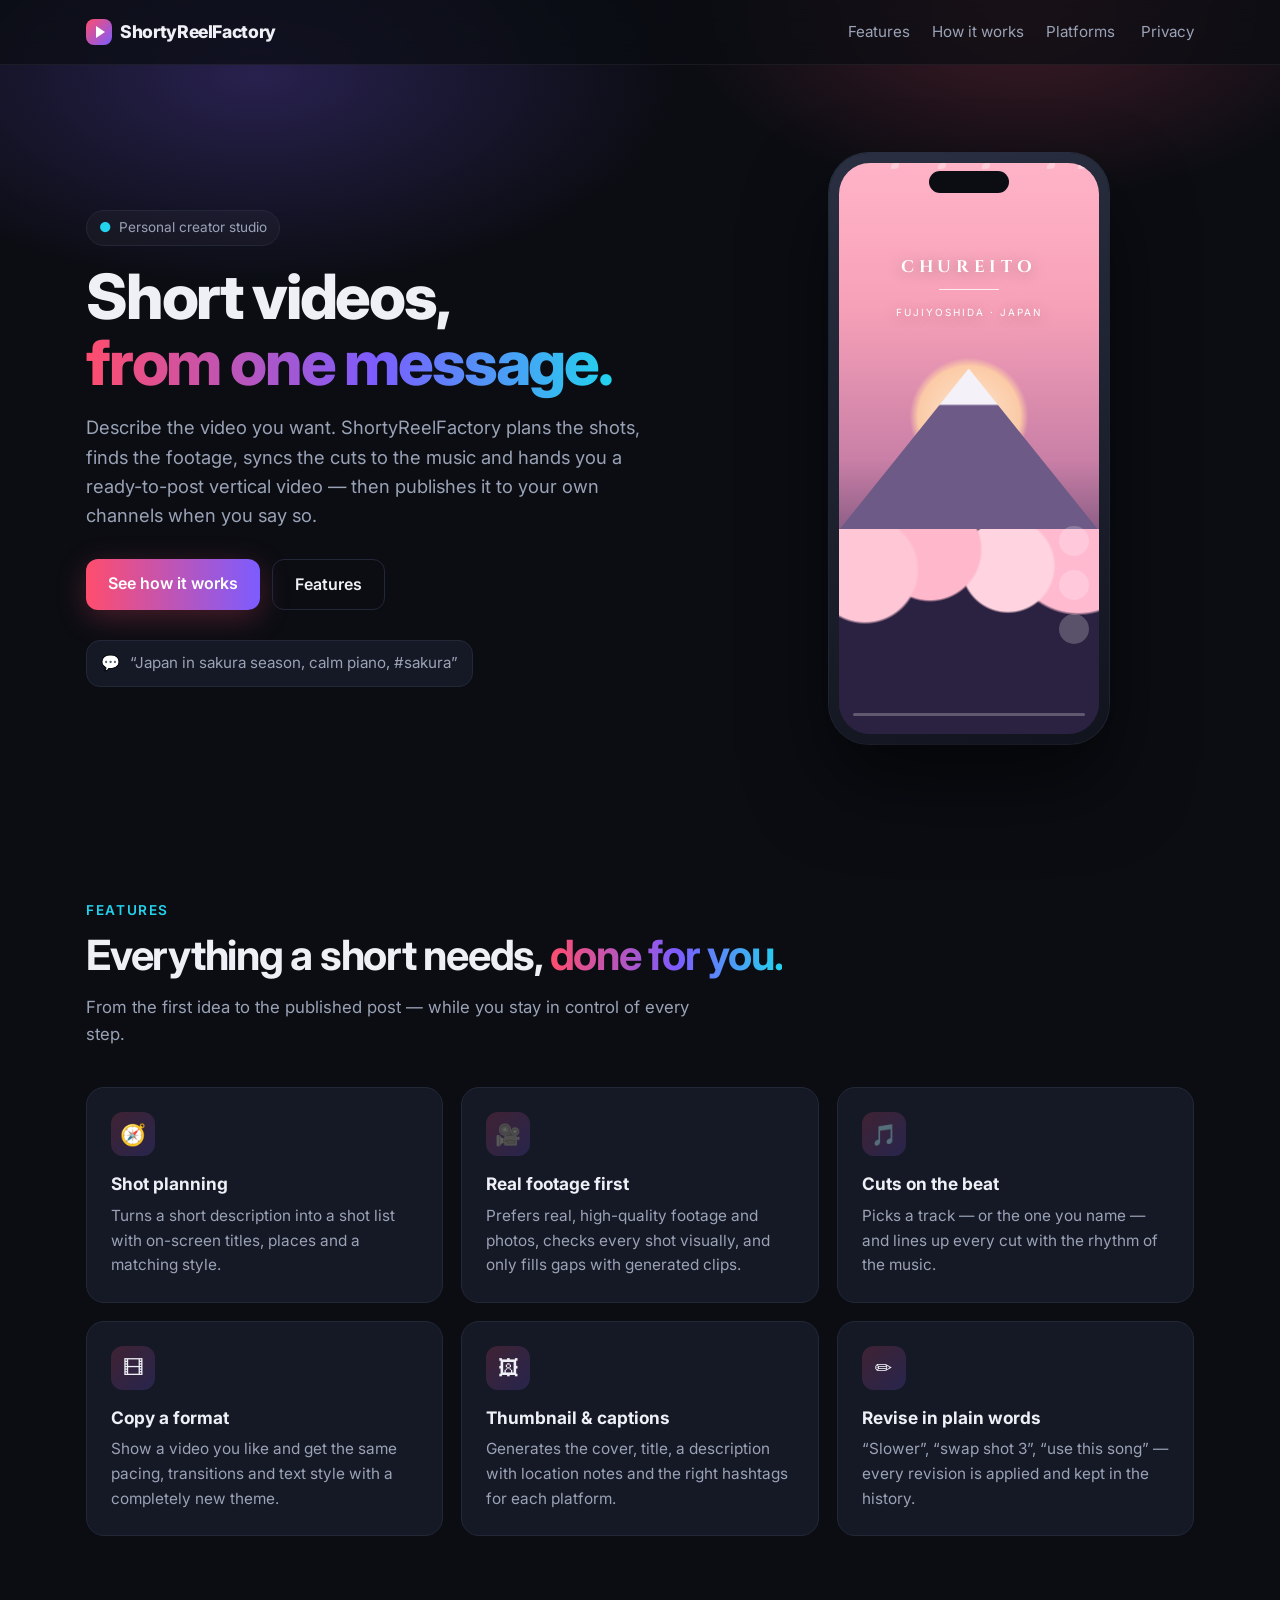
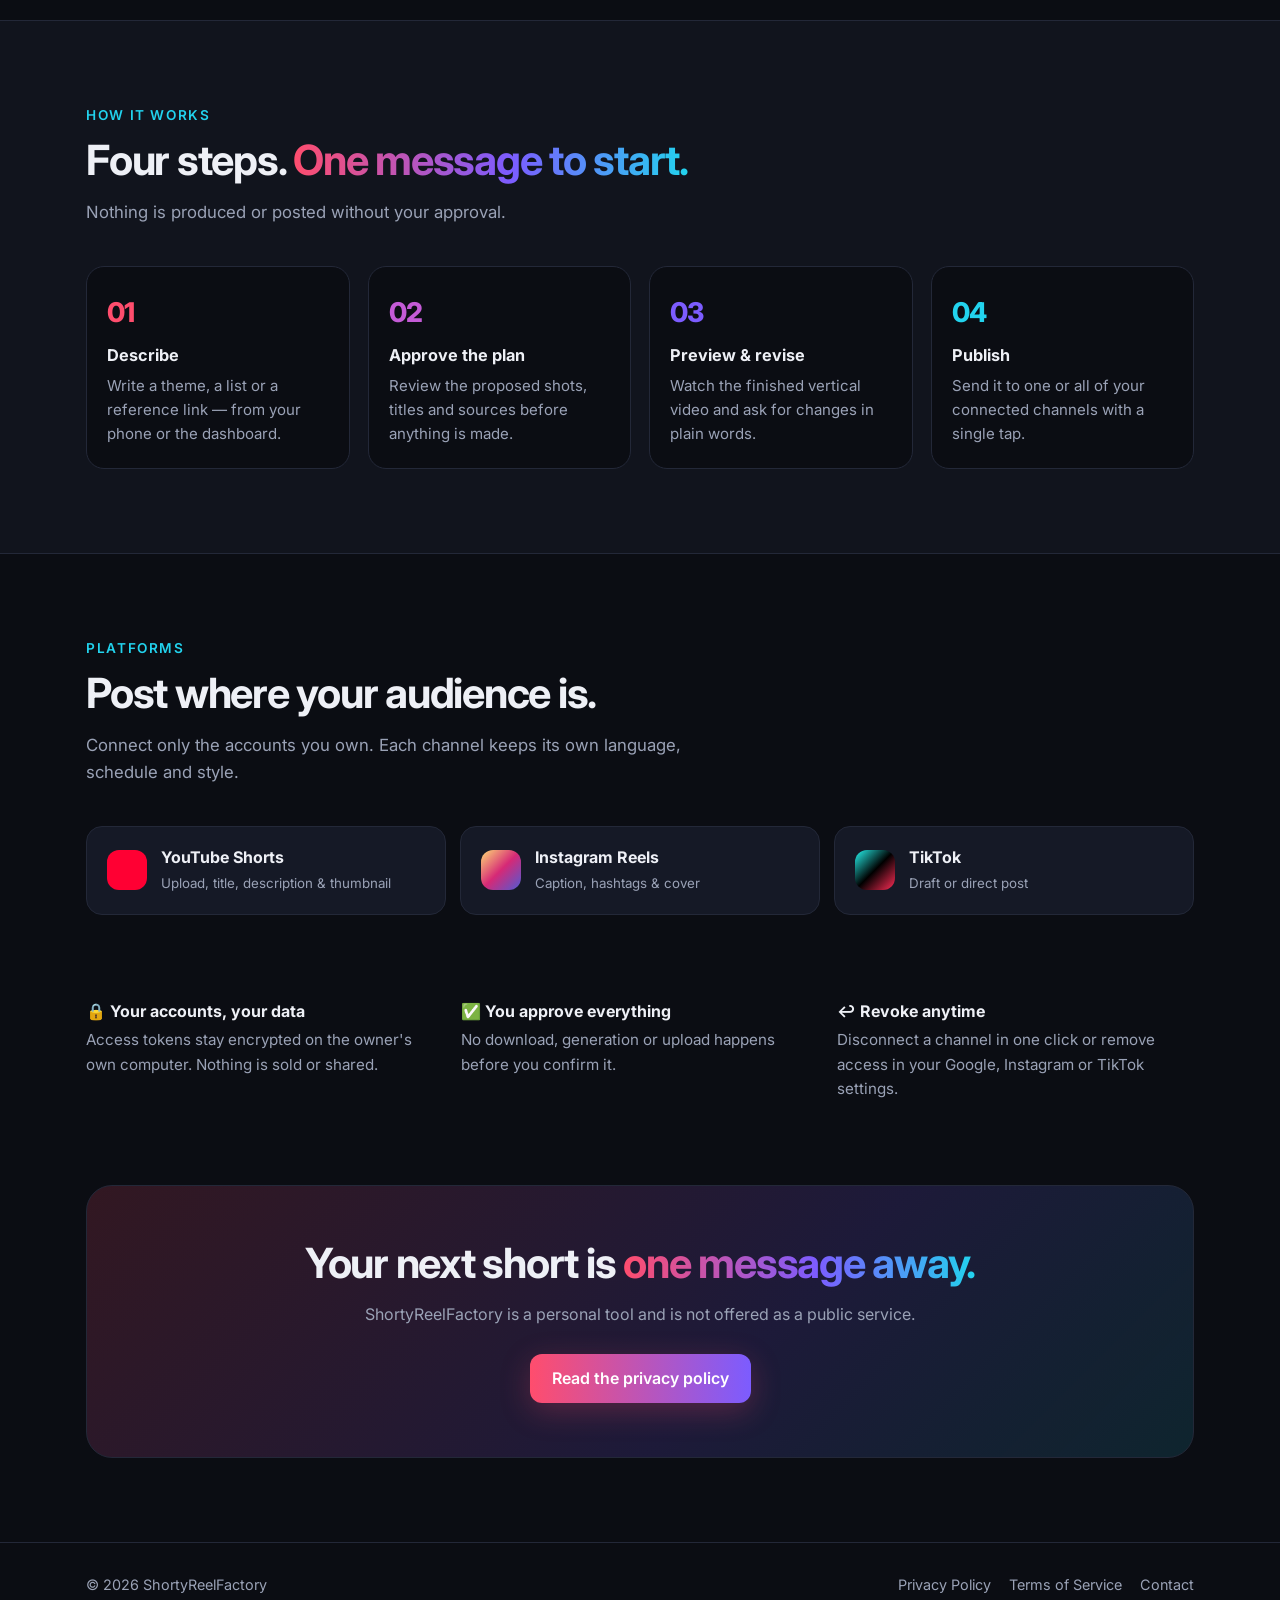
<file: index.html>
<!doctype html>
<html lang="en">
<head>
<meta charset="utf-8">
<meta name="viewport" content="width=device-width, initial-scale=1">
<title>ShortyReelFactory — Short videos, from one message</title>
<meta name="description" content="ShortyReelFactory turns a single message into a polished vertical short video and publishes it to your own YouTube, Instagram and TikTok accounts.">
<meta property="og:title" content="ShortyReelFactory">
<meta property="og:description" content="Short videos, from one message. Plan, edit, review and publish vertical videos to your own channels.">
<!-- google-site-verification meta tag goes here -->
<link rel="preconnect" href="https://fonts.googleapis.com">
<link href="https://fonts.googleapis.com/css2?family=Inter:wght@400;500;600;700;800&family=Cinzel:wght@600&display=swap" rel="stylesheet">
<style>
  :root {
    --bg: #0b0d13; --bg2: #11141d; --card: #151926; --line: #232838; --text: #eef0f6; --muted: #9aa2b6;
    --a1: #ff4d6d; --a2: #7c5cff; --a3: #22d3ee;
  }
  * { box-sizing: border-box; }
  html { scroll-behavior: smooth; }
  body { margin: 0; background: var(--bg); color: var(--text); font: 16px/1.6 "Inter", system-ui, sans-serif; overflow-x: hidden; }
  a { color: inherit; }
  .wrap { max-width: 1140px; margin: 0 auto; padding: 0 16px; }
  .grad { background: linear-gradient(90deg, var(--a1), var(--a2) 55%, var(--a3)); -webkit-background-clip: text;
          background-clip: text; color: transparent; }

  nav.top { position: sticky; top: 0; z-index: 10; backdrop-filter: blur(12px); background: rgba(11, 13, 19, .72);
            border-bottom: 1px solid rgba(255, 255, 255, .06); }
  nav.top .wrap { display: flex; align-items: center; justify-content: space-between; height: 64px; gap: 16px; }
  .logo { font-weight: 800; letter-spacing: -.02em; text-decoration: none; font-size: 1.1rem; display: flex; gap: 8px; align-items: center; }
  .logo i { width: 26px; height: 26px; border-radius: 8px; display: inline-block;
            background: linear-gradient(135deg, var(--a1), var(--a2)); position: relative; }
  .logo i::after { content: ""; position: absolute; left: 10px; top: 7px; border-left: 9px solid #fff;
                   border-top: 6px solid transparent; border-bottom: 6px solid transparent; }
  nav.top .links a { color: var(--muted); text-decoration: none; margin-left: 22px; font-size: .95rem; }
  nav.top .links a:hover { color: var(--text); }
  .btn { display: inline-block; padding: 12px 22px; border-radius: 12px; font-weight: 600; text-decoration: none;
         background: linear-gradient(90deg, var(--a1), var(--a2)); color: #fff; box-shadow: 0 8px 30px rgba(255, 77, 109, .25); }
  .btn.ghost { background: transparent; border: 1px solid var(--line); box-shadow: none; color: var(--text); }
  .btn:hover { filter: brightness(1.08); }

  .hero { position: relative; padding: 88px 0 72px; }
  .hero::before { content: ""; position: absolute; inset: -200px 0 auto; height: 700px; z-index: -1;
                  background: radial-gradient(600px 300px at 20% 30%, rgba(124, 92, 255, .25), transparent 70%),
                              radial-gradient(500px 280px at 80% 20%, rgba(255, 77, 109, .22), transparent 70%); }
  .hero .wrap { display: grid; grid-template-columns: 1.15fr .85fr; gap: 48px; align-items: center; }
  .pill { display: inline-flex; gap: 8px; align-items: center; padding: 6px 12px; border-radius: 999px; font-size: .85rem;
          border: 1px solid var(--line); color: var(--muted); background: rgba(255, 255, 255, .03); }
  .pill b { color: var(--a3); font-weight: 600; }
  h1 { font-size: clamp(2.3rem, 5.2vw, 3.9rem); line-height: 1.05; letter-spacing: -.035em; margin: 18px 0; font-weight: 800; }
  .lead { font-size: 1.15rem; color: var(--muted); max-width: 560px; margin: 0 0 28px; }
  .cta { display: flex; gap: 12px; flex-wrap: wrap; }
  .chat { margin-top: 30px; display: inline-flex; gap: 10px; align-items: center; background: var(--card);
          border: 1px solid var(--line); border-radius: 14px; padding: 10px 14px; font-size: .95rem; max-width: 100%; }
  .chat span { color: var(--muted); }

  .phone { justify-self: center; width: 280px; aspect-ratio: 9 / 19; border-radius: 40px; padding: 10px;
           background: linear-gradient(160deg, #2a3042, #11141d); box-shadow: 0 40px 80px rgba(0, 0, 0, .55), 0 0 0 1px #2c3244; position: relative; }
  .screen { width: 100%; height: 100%; border-radius: 31px; overflow: hidden; position: relative;
            background: linear-gradient(180deg, #ffb3c7 0%, #f7a1b8 25%, #c97fa6 52%, #4b3a63 78%, #1d1a2e 100%); }
  .screen .sun { position: absolute; left: 50%; top: 34%; width: 120px; height: 120px; margin-left: -60px; border-radius: 50%;
                 background: radial-gradient(circle, #fff3d6, #ffd1a6 60%, transparent 70%); opacity: .9; }
  .screen .mtn { position: absolute; left: -10%; right: -10%; bottom: 30%; height: 34%;
                 background: linear-gradient(180deg, #f4f1f8 0 18%, #6d5a86 19%); clip-path: polygon(0 100%, 50% 0, 100% 100%); }
  .screen .trees { position: absolute; left: 0; right: 0; bottom: 0; height: 36%;
                   background: radial-gradient(circle at 10% 20%, #ffc6d6 0 18%, transparent 19%),
                               radial-gradient(circle at 35% 10%, #ffb7cb 0 20%, transparent 21%),
                               radial-gradient(circle at 65% 18%, #ffd3df 0 19%, transparent 20%),
                               radial-gradient(circle at 92% 8%, #ffbad0 0 22%, transparent 23%), #2b2140; }
  .petal { position: absolute; width: 8px; height: 6px; border-radius: 60% 0; background: #ffd0dc; opacity: .9; animation: fall 7s linear infinite; }
  @keyframes fall { from { transform: translate(0, -20px) rotate(0); } to { transform: translate(-60px, 560px) rotate(360deg); } }
  .screen .cap { position: absolute; left: 0; right: 0; top: 16%; text-align: center; color: #fff; text-shadow: 0 2px 14px rgba(0, 0, 0, .35); }
  .screen .cap b { display: block; font-family: "Cinzel", serif; letter-spacing: .28em; font-size: 1.05rem; }
  .screen .cap hr { width: 60px; border: 0; border-top: 1px solid rgba(255, 255, 255, .8); margin: 8px auto; }
  .screen .cap small { letter-spacing: .2em; font-size: .62rem; }
  .screen .ui { position: absolute; right: 10px; bottom: 90px; display: grid; gap: 14px; }
  .screen .ui i { width: 30px; height: 30px; border-radius: 50%; background: rgba(255, 255, 255, .22); display: block; }
  .screen .bar { position: absolute; left: 14px; right: 14px; bottom: 18px; height: 3px; background: rgba(255, 255, 255, .25); border-radius: 3px; }
  .screen .bar::after { content: ""; display: block; height: 100%; width: 0; background: #fff; border-radius: 3px; animation: prog 9s linear infinite; }
  @keyframes prog { to { width: 100%; } }
  .notch { position: absolute; top: 18px; left: 50%; width: 80px; height: 22px; margin-left: -40px; border-radius: 12px; background: #0b0d13; z-index: 2; }

  section { padding: 84px 0; }
  .eyebrow { color: var(--a3); font-weight: 600; font-size: .85rem; letter-spacing: .12em; text-transform: uppercase; }
  h2 { font-size: clamp(1.8rem, 3.6vw, 2.6rem); letter-spacing: -.03em; line-height: 1.15; margin: 10px 0 14px; }
  .sub { color: var(--muted); max-width: 620px; margin: 0 0 40px; font-size: 1.05rem; }
  .grid3 { display: grid; grid-template-columns: repeat(3, 1fr); gap: 18px; }
  .card { background: var(--card); border: 1px solid var(--line); border-radius: 18px; padding: 24px; }
  .card .ic { width: 44px; height: 44px; border-radius: 12px; display: grid; place-items: center; font-size: 1.3rem;
              background: linear-gradient(135deg, rgba(255, 77, 109, .18), rgba(124, 92, 255, .18)); margin-bottom: 14px; }
  .card h3 { margin: 0 0 6px; font-size: 1.08rem; }
  .card p { margin: 0; color: var(--muted); font-size: .96rem; }

  .steps { display: grid; grid-template-columns: repeat(4, 1fr); gap: 18px; counter-reset: s; }
  .step { position: relative; padding: 24px 20px 22px; border-radius: 18px; border: 1px solid var(--line); background: var(--bg); }
  .step::before { counter-increment: s; content: counter(s, decimal-leading-zero); font-weight: 800; font-size: 1.7rem;
                  letter-spacing: -.03em; display: block; margin-bottom: 8px; }
  .step:nth-child(1)::before { color: var(--a1); } .step:nth-child(2)::before { color: #c45bd6; }
  .step:nth-child(3)::before { color: var(--a2); } .step:nth-child(4)::before { color: var(--a3); }
  .step h3 { margin: 0 0 6px; font-size: 1.02rem; } .step p { margin: 0; color: var(--muted); font-size: .94rem; }

  .platforms { display: flex; gap: 14px; flex-wrap: wrap; }
  .plat { flex: 1 1 200px; display: flex; gap: 14px; align-items: center; padding: 18px 20px; border-radius: 16px;
          background: var(--card); border: 1px solid var(--line); }
  .plat .dot { width: 40px; height: 40px; border-radius: 12px; flex: none; }
  .plat b { display: block; } .plat small { color: var(--muted); }

  .band { border-radius: 26px; padding: 54px 40px; text-align: center;
          background: linear-gradient(135deg, rgba(255, 77, 109, .16), rgba(124, 92, 255, .16) 60%, rgba(34, 211, 238, .12));
          border: 1px solid var(--line); }
  .band h2 { margin-top: 0; } .band p { color: var(--muted); max-width: 560px; margin: 0 auto 26px; }

  .trust { display: grid; grid-template-columns: repeat(3, 1fr); gap: 18px; }
  .trust b { display: block; margin-bottom: 4px; } .trust p { margin: 0; color: var(--muted); font-size: .95rem; }

  footer { border-top: 1px solid var(--line); padding: 30px 0 40px; color: var(--muted); font-size: .9rem; }
  footer .wrap { display: flex; justify-content: space-between; gap: 16px; flex-wrap: wrap; }
  footer a { color: var(--muted); text-decoration: none; margin-left: 18px; } footer a:hover { color: var(--text); }

  @media (max-width: 900px) {
    .hero .wrap { grid-template-columns: 1fr; } .phone { width: 240px; }
    .grid3, .trust { grid-template-columns: 1fr; } .steps { grid-template-columns: 1fr 1fr; }
    nav.top .links a:not(.keep) { display: none; }
  }
  @media (max-width: 520px) { .steps { grid-template-columns: 1fr; } .band { padding: 40px 20px; } section { padding: 64px 0; } }
  @media (prefers-reduced-motion: reduce) { .petal, .screen .bar::after { animation: none; } }
</style>
</head>
<body>

<nav class="top">
  <div class="wrap">
    <a class="logo" href="./"><i></i> ShortyReelFactory</a>
    <div class="links">
      <a href="#features">Features</a><a href="#how">How it works</a><a href="#platforms">Platforms</a>
      <a class="keep" href="privacy.html">Privacy</a>
    </div>
  </div>
</nav>

<header class="hero">
  <div class="wrap">
    <div>
      <span class="pill"><b>●</b> Personal creator studio</span>
      <h1>Short videos,<br><span class="grad">from one message.</span></h1>
      <p class="lead">Describe the video you want. ShortyReelFactory plans the shots, finds the footage, syncs the cuts
        to the music and hands you a ready-to-post vertical video — then publishes it to your own channels when you say so.</p>
      <div class="cta">
        <a class="btn" href="#how">See how it works</a>
        <a class="btn ghost" href="#features">Features</a>
      </div>
      <div class="chat">💬 <span>“Japan in sakura season, calm piano, #sakura”</span></div>
    </div>
    <div class="phone" aria-hidden="true">
      <div class="notch"></div>
      <div class="screen">
        <div class="sun"></div><div class="mtn"></div><div class="trees"></div>
        <i class="petal" style="left:20%; top:0; animation-delay:0s"></i>
        <i class="petal" style="left:55%; top:0; animation-delay:1.6s"></i>
        <i class="petal" style="left:80%; top:0; animation-delay:3.1s"></i>
        <i class="petal" style="left:38%; top:0; animation-delay:4.4s"></i>
        <i class="petal" style="left:92%; top:0; animation-delay:5.6s"></i>
        <div class="cap"><b>CHUREITO</b><hr><small>FUJIYOSHIDA · JAPAN</small></div>
        <div class="ui"><i></i><i></i><i></i></div>
        <div class="bar"></div>
      </div>
    </div>
  </div>
</header>

<section id="features">
  <div class="wrap">
    <div class="eyebrow">Features</div>
    <h2>Everything a short needs, <span class="grad">done for you.</span></h2>
    <p class="sub">From the first idea to the published post — while you stay in control of every step.</p>
    <div class="grid3">
      <div class="card"><div class="ic">🧭</div><h3>Shot planning</h3>
        <p>Turns a short description into a shot list with on-screen titles, places and a matching style.</p></div>
      <div class="card"><div class="ic">🎥</div><h3>Real footage first</h3>
        <p>Prefers real, high-quality footage and photos, checks every shot visually, and only fills gaps with generated clips.</p></div>
      <div class="card"><div class="ic">🎵</div><h3>Cuts on the beat</h3>
        <p>Picks a track — or the one you name — and lines up every cut with the rhythm of the music.</p></div>
      <div class="card"><div class="ic">🎞</div><h3>Copy a format</h3>
        <p>Show a video you like and get the same pacing, transitions and text style with a completely new theme.</p></div>
      <div class="card"><div class="ic">🖼</div><h3>Thumbnail &amp; captions</h3>
        <p>Generates the cover, title, a description with location notes and the right hashtags for each platform.</p></div>
      <div class="card"><div class="ic">✏️</div><h3>Revise in plain words</h3>
        <p>“Slower”, “swap shot 3”, “use this song” — every revision is applied and kept in the history.</p></div>
    </div>
  </div>
</section>

<section id="how" style="background: var(--bg2); border-top: 1px solid var(--line); border-bottom: 1px solid var(--line);">
  <div class="wrap">
    <div class="eyebrow">How it works</div>
    <h2>Four steps. <span class="grad">One message to start.</span></h2>
    <p class="sub">Nothing is produced or posted without your approval.</p>
    <div class="steps">
      <div class="step"><h3>Describe</h3><p>Write a theme, a list or a reference link — from your phone or the dashboard.</p></div>
      <div class="step"><h3>Approve the plan</h3><p>Review the proposed shots, titles and sources before anything is made.</p></div>
      <div class="step"><h3>Preview &amp; revise</h3><p>Watch the finished vertical video and ask for changes in plain words.</p></div>
      <div class="step"><h3>Publish</h3><p>Send it to one or all of your connected channels with a single tap.</p></div>
    </div>
  </div>
</section>

<section id="platforms">
  <div class="wrap">
    <div class="eyebrow">Platforms</div>
    <h2>Post where your audience is.</h2>
    <p class="sub">Connect only the accounts you own. Each channel keeps its own language, schedule and style.</p>
    <div class="platforms">
      <div class="plat"><span class="dot" style="background:#ff0033"></span><div><b>YouTube Shorts</b><small>Upload, title, description &amp; thumbnail</small></div></div>
      <div class="plat"><span class="dot" style="background:linear-gradient(135deg,#feda75,#d62976,#4f5bd5)"></span><div><b>Instagram Reels</b><small>Caption, hashtags &amp; cover</small></div></div>
      <div class="plat"><span class="dot" style="background:linear-gradient(135deg,#25f4ee,#000 50%,#fe2c55)"></span><div><b>TikTok</b><small>Draft or direct post</small></div></div>
    </div>
  </div>
</section>

<section style="padding-top: 0;">
  <div class="wrap">
    <div class="trust">
      <div><b>🔒 Your accounts, your data</b><p>Access tokens stay encrypted on the owner's own computer. Nothing is sold or shared.</p></div>
      <div><b>✅ You approve everything</b><p>No download, generation or upload happens before you confirm it.</p></div>
      <div><b>↩️ Revoke anytime</b><p>Disconnect a channel in one click or remove access in your Google, Instagram or TikTok settings.</p></div>
    </div>
  </div>
</section>

<section style="padding-top: 0;">
  <div class="wrap">
    <div class="band">
      <h2>Your next short is <span class="grad">one message away.</span></h2>
      <p>ShortyReelFactory is a personal tool and is not offered as a public service.</p>
      <a class="btn" href="privacy.html">Read the privacy policy</a>
    </div>
  </div>
</section>

<footer>
  <div class="wrap">
    <span>© 2026 ShortyReelFactory</span>
    <span><a href="privacy.html">Privacy Policy</a><a href="terms.html">Terms of Service</a><a href="https://github.com/ugurturna">Contact</a></span>
  </div>
</footer>
</body>
</html>
</file>
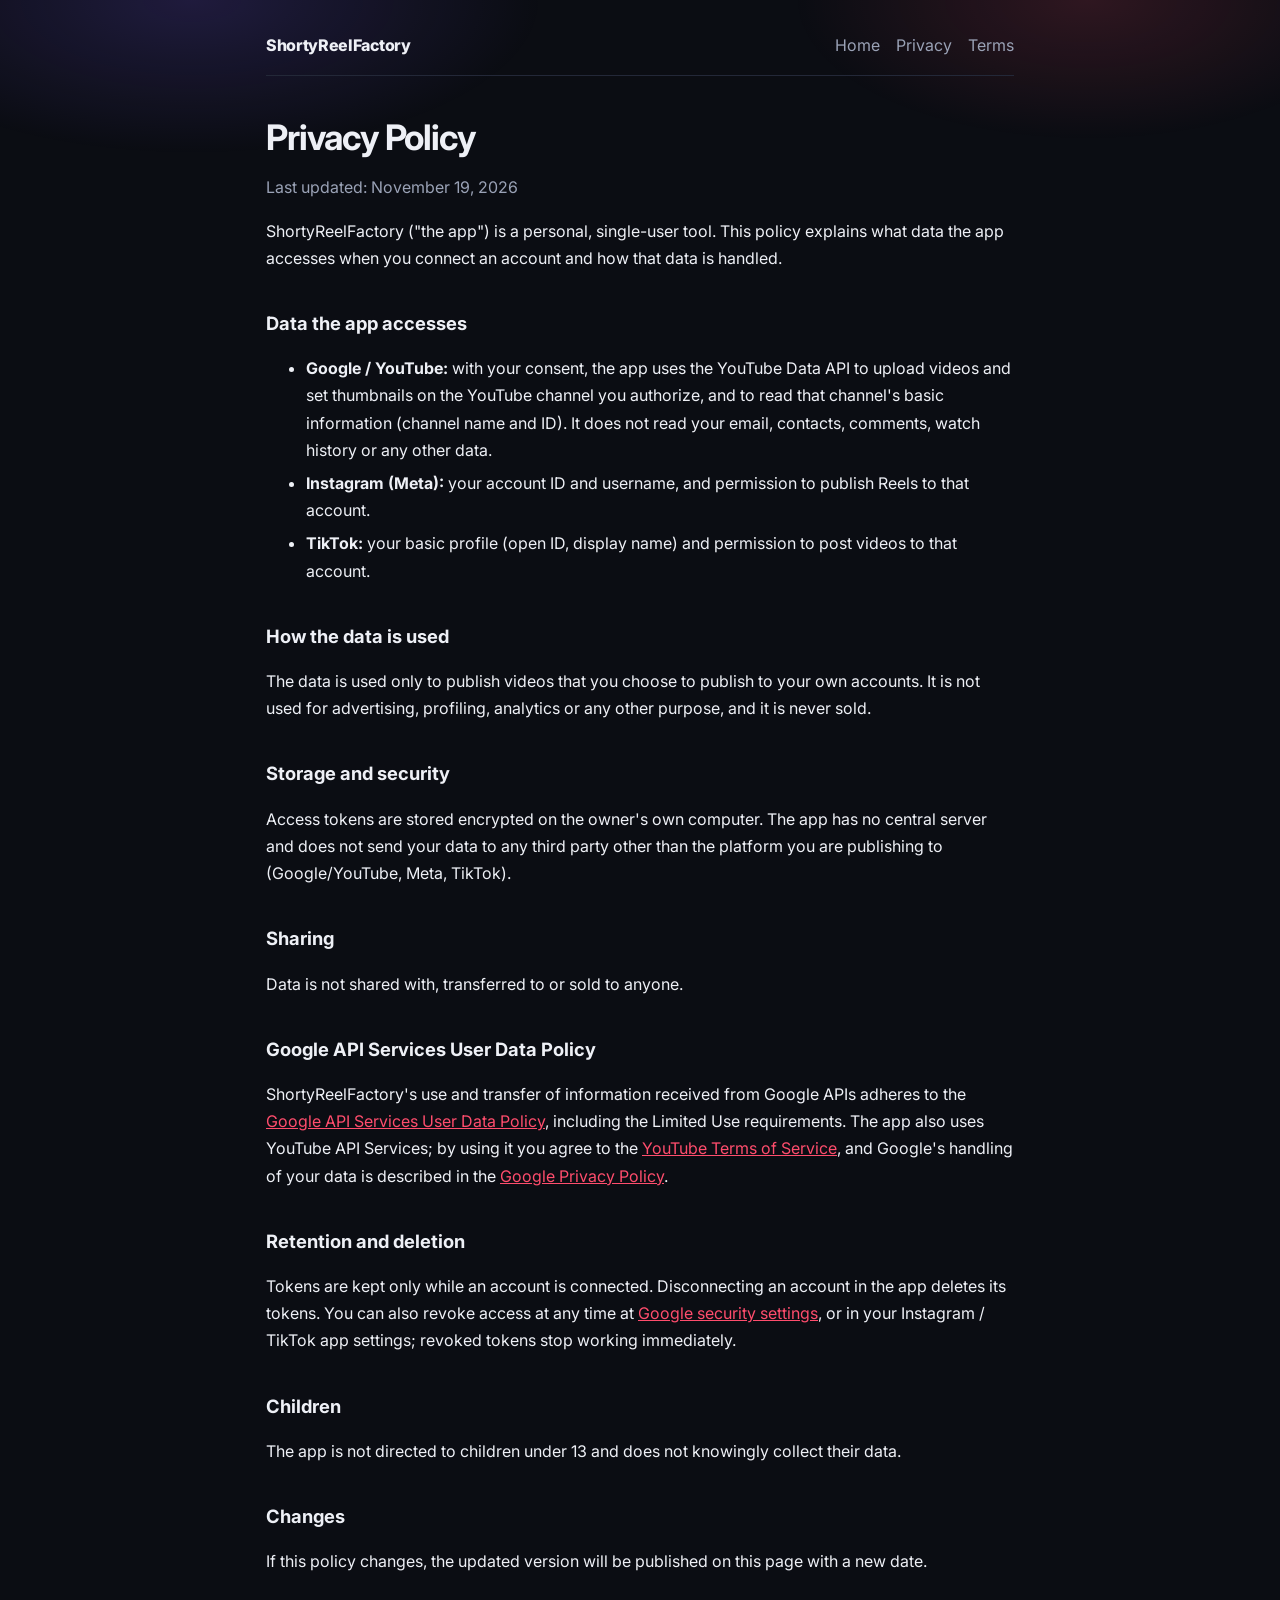
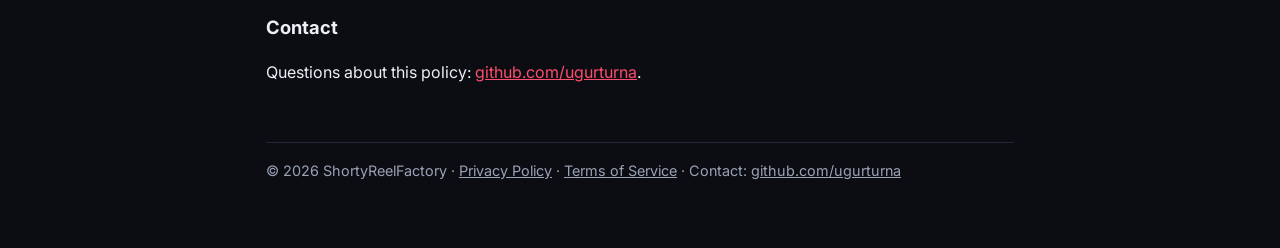
<file: privacy.html>
<!doctype html>
<html lang="en">
<head>
<meta charset="utf-8">
<meta name="viewport" content="width=device-width, initial-scale=1">
<title>Privacy Policy · ShortyReelFactory</title>
<meta name="description" content="ShortyReelFactory is a personal tool for publishing the owner's own short videos.">
<!-- google-site-verification meta tag goes here -->
<link href="https://fonts.googleapis.com/css2?family=Inter:wght@400;600;800&display=swap" rel="stylesheet">
<link rel="stylesheet" href="style.css">
</head>
<body>
<main>
<header><a class="brand" href="./">ShortyReelFactory</a><nav><a href="./">Home</a><a href="privacy.html">Privacy</a><a href="terms.html">Terms</a></nav></header>
<h1>Privacy Policy</h1>
<p class="muted">Last updated: November 19, 2026</p>
<p>ShortyReelFactory ("the app") is a personal, single-user tool. This policy explains what data the app
accesses when you connect an account and how that data is handled.</p>

<h2>Data the app accesses</h2>
<ul>
  <li><strong>Google / YouTube:</strong> with your consent, the app uses the YouTube Data API to upload videos
  and set thumbnails on the YouTube channel you authorize, and to read that channel's basic information
  (channel name and ID). It does not read your email, contacts, comments, watch history or any other data.</li>
  <li><strong>Instagram (Meta):</strong> your account ID and username, and permission to publish Reels to that account.</li>
  <li><strong>TikTok:</strong> your basic profile (open ID, display name) and permission to post videos to that account.</li>
</ul>

<h2>How the data is used</h2>
<p>The data is used only to publish videos that you choose to publish to your own accounts. It is not used
for advertising, profiling, analytics or any other purpose, and it is never sold.</p>

<h2>Storage and security</h2>
<p>Access tokens are stored encrypted on the owner's own computer. The app has no central server and does not
send your data to any third party other than the platform you are publishing to (Google/YouTube, Meta, TikTok).</p>

<h2>Sharing</h2>
<p>Data is not shared with, transferred to or sold to anyone.</p>

<h2>Google API Services User Data Policy</h2>
<p>ShortyReelFactory's use and transfer of information received from Google APIs adheres to the
<a href="https://developers.google.com/terms/api-services-user-data-policy">Google API Services User Data Policy</a>,
including the Limited Use requirements. The app also uses YouTube API Services; by using it you agree to the
<a href="https://www.youtube.com/t/terms">YouTube Terms of Service</a>, and Google's handling of your data is
described in the <a href="https://policies.google.com/privacy">Google Privacy Policy</a>.</p>

<h2>Retention and deletion</h2>
<p>Tokens are kept only while an account is connected. Disconnecting an account in the app deletes its tokens.
You can also revoke access at any time at
<a href="https://security.google.com/settings/security/permissions">Google security settings</a>, or in your
Instagram / TikTok app settings; revoked tokens stop working immediately.</p>

<h2>Children</h2>
<p>The app is not directed to children under 13 and does not knowingly collect their data.</p>

<h2>Changes</h2>
<p>If this policy changes, the updated version will be published on this page with a new date.</p>

<h2>Contact</h2>
<p>Questions about this policy: <a href="https://github.com/ugurturna">github.com/ugurturna</a>.</p>
<footer>© 2026 ShortyReelFactory · <a href="privacy.html">Privacy Policy</a> · <a href="terms.html">Terms of Service</a> · Contact: <a href="https://github.com/ugurturna">github.com/ugurturna</a></footer>
</main>
</body>
</html>
</file>
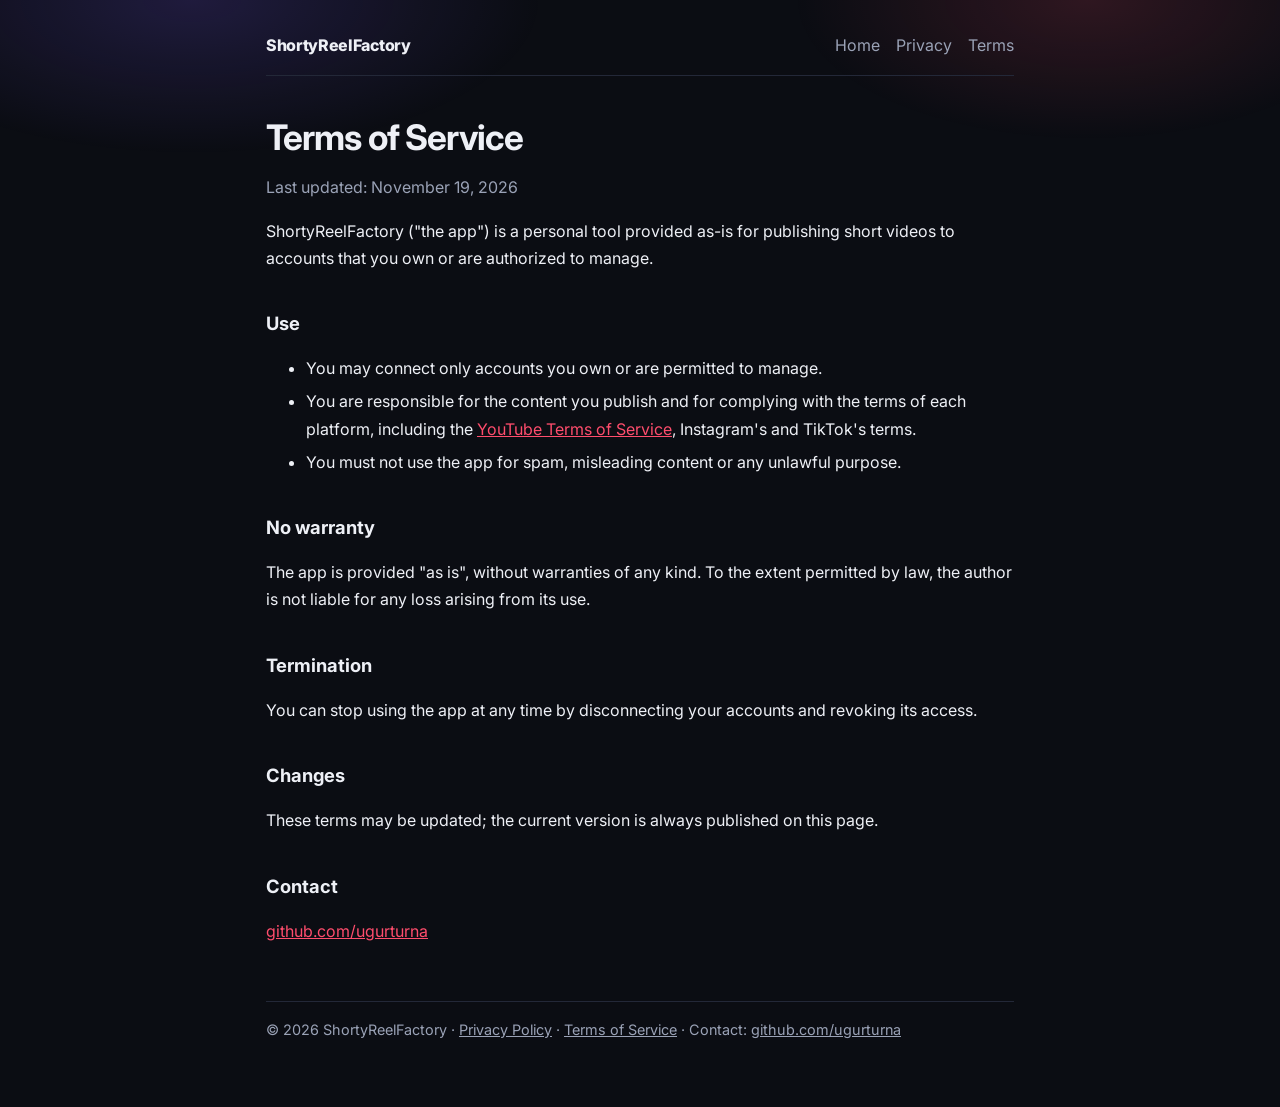
<file: terms.html>
<!doctype html>
<html lang="en">
<head>
<meta charset="utf-8">
<meta name="viewport" content="width=device-width, initial-scale=1">
<title>Terms of Service · ShortyReelFactory</title>
<meta name="description" content="ShortyReelFactory is a personal tool for publishing the owner's own short videos.">
<!-- google-site-verification meta tag goes here -->
<link href="https://fonts.googleapis.com/css2?family=Inter:wght@400;600;800&display=swap" rel="stylesheet">
<link rel="stylesheet" href="style.css">
</head>
<body>
<main>
<header><a class="brand" href="./">ShortyReelFactory</a><nav><a href="./">Home</a><a href="privacy.html">Privacy</a><a href="terms.html">Terms</a></nav></header>
<h1>Terms of Service</h1>
<p class="muted">Last updated: November 19, 2026</p>
<p>ShortyReelFactory ("the app") is a personal tool provided as-is for publishing short videos to accounts
that you own or are authorized to manage.</p>
<h2>Use</h2>
<ul>
  <li>You may connect only accounts you own or are permitted to manage.</li>
  <li>You are responsible for the content you publish and for complying with the terms of each platform,
  including the <a href="https://www.youtube.com/t/terms">YouTube Terms of Service</a>, Instagram's and TikTok's terms.</li>
  <li>You must not use the app for spam, misleading content or any unlawful purpose.</li>
</ul>
<h2>No warranty</h2>
<p>The app is provided "as is", without warranties of any kind. To the extent permitted by law, the author is not
liable for any loss arising from its use.</p>
<h2>Termination</h2>
<p>You can stop using the app at any time by disconnecting your accounts and revoking its access.</p>
<h2>Changes</h2>
<p>These terms may be updated; the current version is always published on this page.</p>
<h2>Contact</h2>
<p><a href="https://github.com/ugurturna">github.com/ugurturna</a></p>
<footer>© 2026 ShortyReelFactory · <a href="privacy.html">Privacy Policy</a> · <a href="terms.html">Terms of Service</a> · Contact: <a href="https://github.com/ugurturna">github.com/ugurturna</a></footer>
</main>
</body>
</html>
</file>
<file: style.css>
:root { --bg: #0b0d13; --card: #151926; --text: #eef0f6; --muted: #9aa2b6; --line: #232838; --a1: #ff4d6d; --a2: #7c5cff; }
* { box-sizing: border-box; }
body { margin: 0; background: var(--bg); color: var(--text); font: 16px/1.7 "Inter", system-ui, -apple-system, "Segoe UI", sans-serif; }
body::before { content: ""; position: fixed; inset: 0 0 auto; height: 360px; z-index: -1;
               background: radial-gradient(500px 220px at 15% 0, rgba(124, 92, 255, .18), transparent 70%),
                           radial-gradient(420px 200px at 85% 0, rgba(255, 77, 109, .15), transparent 70%); }
main { max-width: 780px; margin: 0 auto; padding: 32px 16px 64px; }
header { display: flex; justify-content: space-between; align-items: center; gap: 16px; flex-wrap: wrap;
         border-bottom: 1px solid var(--line); padding-bottom: 16px; margin-bottom: 40px; }
header a.brand { font-weight: 800; color: var(--text); text-decoration: none; letter-spacing: -.02em; }
nav a { color: var(--muted); margin-left: 16px; text-decoration: none; } nav a:hover { color: var(--text); }
h1 { font-size: 2.2rem; line-height: 1.2; letter-spacing: -.03em; margin: 0 0 6px; }
h2 { font-size: 1.15rem; margin-top: 36px; }
.muted { color: var(--muted); } a { color: var(--a1); } li { margin-bottom: 6px; }
footer { margin-top: 56px; padding-top: 16px; border-top: 1px solid var(--line); color: var(--muted); font-size: .9rem; }
footer a { color: var(--muted); }
</file>
